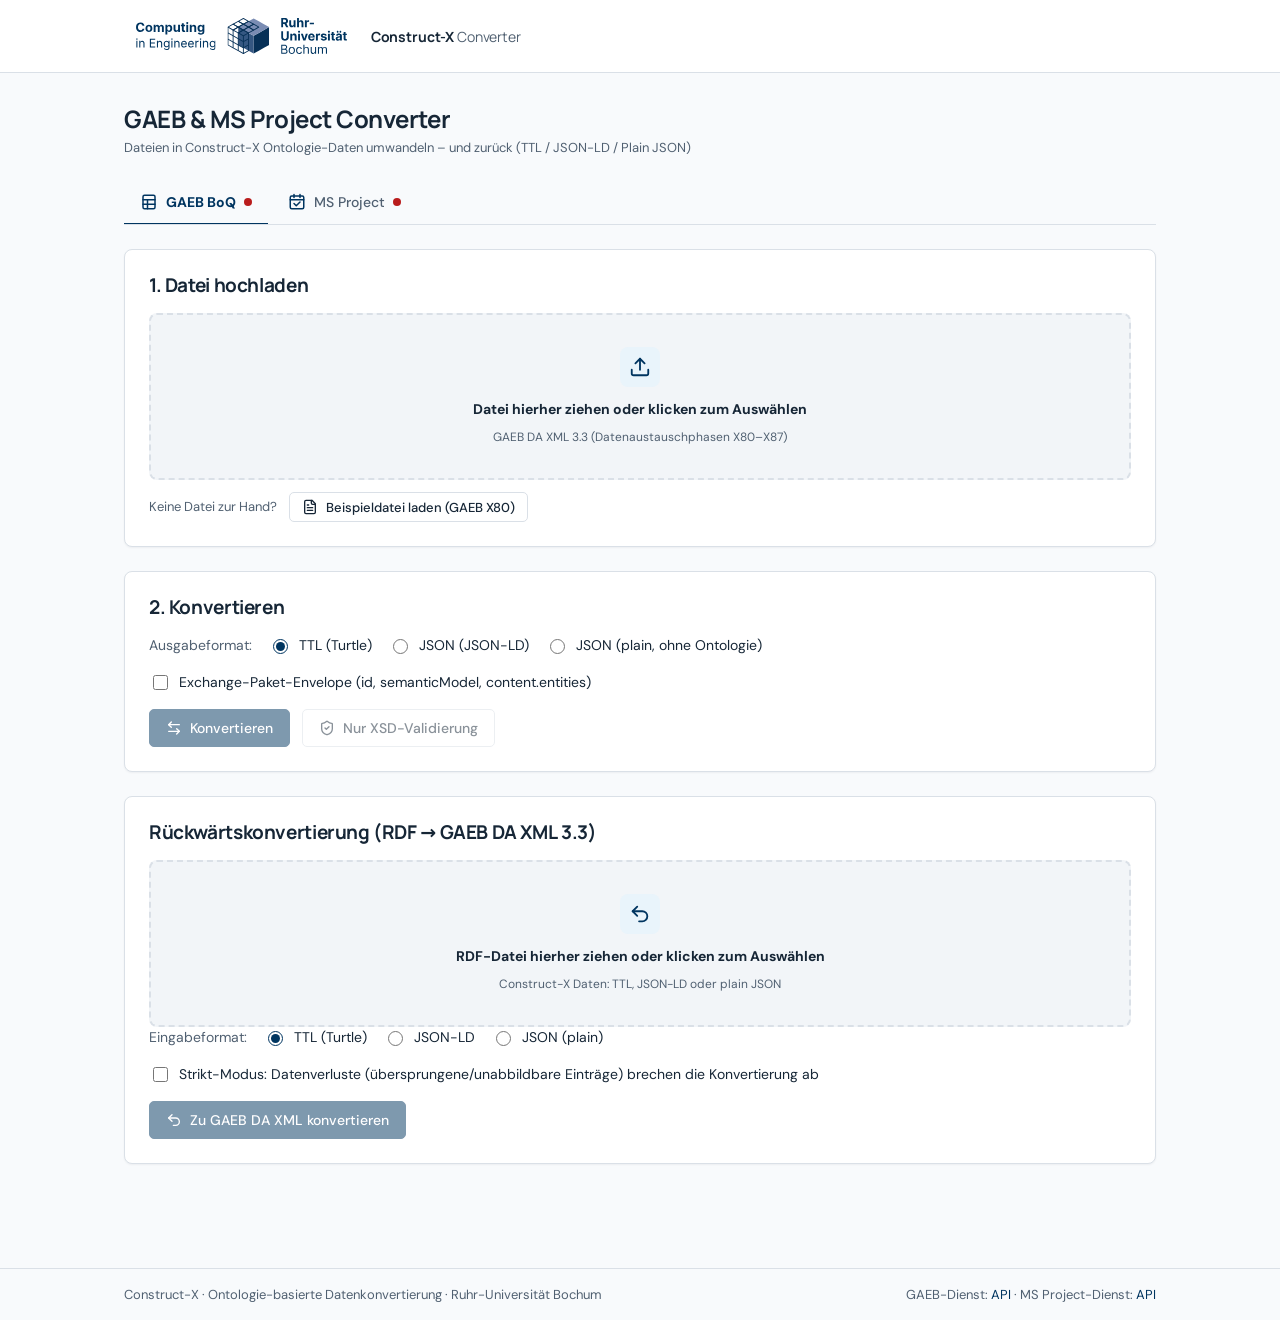
<file: converter-frontend/index.html>
<!DOCTYPE html>
<html lang="de">
<head>
    <meta charset="UTF-8">
    <meta name="viewport" content="width=device-width, initial-scale=1.0">
    <meta name="theme-color" content="#003560">
    <title>Construct-X Converter</title>
    <link rel="stylesheet" href="/design/conx.css?v=5">
    <link rel="stylesheet" href="css/style.css?v=8">
</head>
<body>
<header class="topbar">
    <div class="container">
        <a class="brand" href="/" aria-label="Construct-X Converter Startseite">
            <img class="brand-logo" src="/design/logo.svg" alt="Lehrstuhl Computing in Engineering, Ruhr-Universität Bochum">
            <span class="brand-name">Construct-X <span>Converter</span></span>
        </a>
    </div>
</header>

<main class="container main">
    <h1 class="page-title">GAEB &amp; MS Project Converter</h1>
    <p class="subtitle muted">Dateien in Construct-X Ontologie-Daten umwandeln – und zurück (TTL / JSON-LD / Plain JSON)</p>

    <nav class="tabs" role="tablist">
        <button class="tab active" id="tab-gaeb" role="tab" aria-selected="true" data-tab="gaeb">
            <span class="icon icon-boq" aria-hidden="true"></span>
            GAEB BoQ
            <span class="tab-status" id="status-gaeb"></span>
        </button>
        <button class="tab" id="tab-msproject" role="tab" aria-selected="false" data-tab="msproject">
            <span class="icon icon-schedule" aria-hidden="true"></span>
            MS Project
            <span class="tab-status" id="status-msproject"></span>
        </button>
    </nav>

    <!-- ==================== GAEB TAB ==================== -->
    <div class="tab-panel" id="panel-gaeb">
        <section class="card">
            <h2>1. Datei hochladen</h2>
            <div id="gaeb-dropzone" class="dropzone" tabindex="0">
                <span class="dz-icon" aria-hidden="true">
                    <svg class="ic ic-24" viewBox="0 0 24 24"><path d="M21 15v4a2 2 0 0 1-2 2H5a2 2 0 0 1-2-2v-4"/><polyline points="17 8 12 3 7 8"/><line x1="12" x2="12" y1="3" y2="15"/></svg>
                </span>
                <p class="dz-title"><strong>Datei hierher ziehen</strong> oder klicken zum Auswählen</p>
                <p class="dz-hint">GAEB DA XML 3.3 (Datenaustauschphasen X80–X87)</p>
                <input type="file" id="gaeb-fileInput" accept=".xml,application/xml,text/xml" hidden>
            </div>
            <div class="example-row">
                <span class="muted">Keine Datei zur Hand?</span>
                <button id="gaeb-exampleBtn" class="btn btn-small">
                    <svg class="ic ic-16" viewBox="0 0 24 24"><path d="M15 2H6a2 2 0 0 0-2 2v16a2 2 0 0 0 2 2h12a2 2 0 0 0 2-2V7Z"/><path d="M14 2v4a2 2 0 0 0 2 2h4"/><path d="M10 9H8"/><path d="M16 13H8"/><path d="M16 17H8"/></svg>
                    Beispieldatei laden (GAEB X80)
                </button>
            </div>
            <div id="gaeb-fileInfo" class="file-pill hidden">
                <span class="file-icon" aria-hidden="true">XML</span>
                <span class="file-details">
                    <span class="file-name" id="gaeb-fileName"></span>
                    <span class="file-meta" id="gaeb-fileSize"></span>
                </span>
                <button id="gaeb-removeFile" class="file-remove" type="button" title="Datei entfernen" aria-label="Datei entfernen">
                    <svg class="ic ic-16" viewBox="0 0 24 24"><path d="M18 6 6 18"/><path d="m6 6 12 12"/></svg>
                </button>
            </div>
            <div id="gaeb-preview" class="preview hidden" role="region" aria-label="Dateivorschau">
                <div class="preview-head">
                    <span class="preview-title">
                        <svg class="ic ic-16" viewBox="0 0 24 24"><path d="M2.062 12.348a1 1 0 0 1 0-.696 10.75 10.75 0 0 1 19.876 0 1 1 0 0 1 0 .696 10.75 10.75 0 0 1-19.876 0"/><circle cx="12" cy="12" r="3"/></svg>
                        Vorschau (nur Lesemodus)
                    </span>
                    <span id="gaeb-previewMeta" class="preview-meta"></span>
                </div>
                <pre id="gaeb-previewOutput" class="code" tabindex="0"></pre>
            </div>
            <div id="gaeb-selection" class="selection hidden">
                <div class="selection-head">
                    <span class="selection-title">
                        <svg class="ic ic-16" viewBox="0 0 24 24"><path d="m3 17 2 2 4-4"/><path d="m3 7 2 2 4-4"/><path d="M13 6h8"/><path d="M13 12h8"/><path d="M13 18h8"/></svg>
                        Bauposten-Auswahl (optional)
                    </span>
                    <span class="selection-actions">
                        <button id="gaeb-selectionAllBtn" class="btn btn-small">Alle</button>
                        <button id="gaeb-selectionNoneBtn" class="btn btn-small">Alle abwählen (komplette LV)</button>
                    </span>
                </div>
                <div id="gaeb-selectionStatus" class="selection-status hidden"></div>
                <div id="gaeb-selectionTree" class="selection-tree" role="tree" aria-label="Bauposten-Auswahl"></div>
            </div>
        </section>

        <section class="card">
            <h2>2. Konvertieren</h2>
            <div class="format-row">
                <span class="muted">Ausgabeformat:</span>
                <label class="radio"><input type="radio" name="gaeb-format" value="ttl" checked> TTL (Turtle)</label>
                <label class="radio"><input type="radio" name="gaeb-format" value="json"> JSON (JSON-LD)</label>
                <label class="radio"><input type="radio" name="gaeb-format" value="plainjson"> JSON (plain, ohne Ontologie)</label>
            </div>
            <div class="format-row">
                <label class="radio"><input type="checkbox" id="gaeb-envelope"> Exchange-Paket-Envelope (id, semanticModel, content.entities)</label>
            </div>
            <div class="actions">
                <button id="gaeb-convertBtn" class="btn btn-primary" disabled>
                    <svg class="ic ic-16" viewBox="0 0 24 24"><path d="M8 3 4 7l4 4"/><path d="M4 7h16"/><path d="m16 21 4-4-4-4"/><path d="M20 17H4"/></svg>
                    Konvertieren
                </button>
                <button id="gaeb-validateBtn" class="btn" disabled>
                    <svg class="ic ic-16" viewBox="0 0 24 24"><path d="M20 13c0 5-3.5 7.5-7.66 8.95a1 1 0 0 1-.67-.01C7.5 20.5 4 18 4 13V6a1 1 0 0 1 1-1c2 0 4.5-1.2 6.24-2.72a1.17 1.17 0 0 1 1.52 0C14.51 3.81 17 5 19 5a1 1 0 0 1 1 1z"/><path d="m9 12 2 2 4-4"/></svg>
                    Nur XSD-Validierung
                </button>
            </div>
            <div id="gaeb-status" class="status hidden"></div>
        </section>

        <section class="card hidden" id="gaeb-resultSection">
            <h2>3. Ergebnis</h2>
            <div class="result-meta">
                <span id="gaeb-resultMeta" class="muted"></span>
                <button id="gaeb-downloadBtn" class="btn btn-secondary btn-small">
                    <svg class="ic ic-16" viewBox="0 0 24 24"><path d="M21 15v4a2 2 0 0 1-2 2H5a2 2 0 0 1-2-2v-4"/><polyline points="7 10 12 15 17 10"/><line x1="12" x2="12" y1="15" y2="3"/></svg>
                    Datei herunterladen
                </button>
            </div>
            <pre id="gaeb-resultOutput" class="code" data-lang="ttl" tabindex="0" aria-label="Konvertiertes Ergebnis"></pre>
        </section>

        <section class="card hidden" id="gaeb-errorSection">
            <h2>Fehler</h2>
            <div id="gaeb-errorOutput" class="error-output"></div>
        </section>

        <section class="card">
            <h2>Rückwärtskonvertierung (RDF → GAEB DA XML 3.3)</h2>
            <div id="gaeb-rev-dropzone" class="dropzone" tabindex="0">
                <span class="dz-icon" aria-hidden="true">
                    <svg class="ic ic-24" viewBox="0 0 24 24"><path d="M9 14 4 9l5-5"/><path d="M4 9h10.5a5.5 5.5 0 0 1 5.5 5.5a5.5 5.5 0 0 1-5.5 5.5H11"/></svg>
                </span>
                <p class="dz-title"><strong>RDF-Datei hierher ziehen</strong> oder klicken zum Auswählen</p>
                <p class="dz-hint">Construct-X Daten: TTL, JSON-LD oder plain JSON</p>
                <input type="file" id="gaeb-rev-fileInput" accept=".ttl,.json,.jsonld,text/turtle,application/ld+json,application/json,text/plain" hidden>
            </div>
            <div id="gaeb-rev-fileInfo" class="file-pill hidden">
                <span class="file-icon" aria-hidden="true">RDF</span>
                <span class="file-details">
                    <span class="file-name" id="gaeb-rev-fileName"></span>
                    <span class="file-meta" id="gaeb-rev-fileSize"></span>
                </span>
                <button id="gaeb-rev-removeFile" class="file-remove" type="button" title="Datei entfernen" aria-label="Datei entfernen">
                    <svg class="ic ic-16" viewBox="0 0 24 24"><path d="M18 6 6 18"/><path d="m6 6 12 12"/></svg>
                </button>
            </div>
            <div class="format-row">
                <span class="muted">Eingabeformat:</span>
                <label class="radio"><input type="radio" name="gaeb-rev-format" value="ttl" checked> TTL (Turtle)</label>
                <label class="radio"><input type="radio" name="gaeb-rev-format" value="jsonld"> JSON-LD</label>
                <label class="radio"><input type="radio" name="gaeb-rev-format" value="plainjson"> JSON (plain)</label>
            </div>
            <div class="format-row">
                <label class="radio"><input type="checkbox" id="gaeb-rev-strict"> Strikt-Modus: Datenverluste (übersprungene/unabbildbare Einträge) brechen die Konvertierung ab</label>
            </div>
            <div class="actions">
                <button id="gaeb-rev-convertBtn" class="btn btn-primary" disabled>
                    <svg class="ic ic-16" viewBox="0 0 24 24"><path d="M9 14 4 9l5-5"/><path d="M4 9h10.5a5.5 5.5 0 0 1 5.5 5.5a5.5 5.5 0 0 1-5.5 5.5H11"/></svg>
                    Zu GAEB DA XML konvertieren
                </button>
            </div>
            <div id="gaeb-rev-status" class="status hidden"></div>
        </section>

        <section class="card hidden" id="gaeb-rev-resultSection">
            <h2>Ergebnis</h2>
            <div class="result-meta">
                <span id="gaeb-rev-resultMeta" class="muted"></span>
                <button id="gaeb-rev-downloadBtn" class="btn btn-secondary btn-small">
                    <svg class="ic ic-16" viewBox="0 0 24 24"><path d="M21 15v4a2 2 0 0 1-2 2H5a2 2 0 0 1-2-2v-4"/><polyline points="7 10 12 15 17 10"/><line x1="12" x2="12" y1="15" y2="3"/></svg>
                    Datei herunterladen
                </button>
            </div>
            <div id="gaeb-rev-warnings" class="warnings hidden"></div>
            <pre id="gaeb-rev-resultOutput" class="code" data-lang="xml" tabindex="0" aria-label="Generiertes GAEB XML"></pre>
        </section>

        <section class="card hidden" id="gaeb-rev-errorSection">
            <h2>Fehler</h2>
            <div id="gaeb-rev-errorOutput" class="error-output"></div>
        </section>
    </div>

    <!-- ==================== MS PROJECT TAB ==================== -->
    <div class="tab-panel hidden" id="panel-msproject">
        <section class="card">
            <h2>1. Datei hochladen</h2>
            <div id="ms-dropzone" class="dropzone" tabindex="0">
                <span class="dz-icon" aria-hidden="true">
                    <svg class="ic ic-24" viewBox="0 0 24 24"><path d="M21 15v4a2 2 0 0 1-2 2H5a2 2 0 0 1-2-2v-4"/><polyline points="17 8 12 3 7 8"/><line x1="12" x2="12" y1="3" y2="15"/></svg>
                </span>
                <p class="dz-title"><strong>Datei hierher ziehen</strong> oder klicken zum Auswählen</p>
                <p class="dz-hint">MS Project XML (2016 / 2019 / 2021 / 2024)</p>
                <input type="file" id="ms-fileInput" accept=".xml,application/xml,text/xml" hidden>
            </div>
            <div class="example-row">
                <span class="muted">Keine Datei zur Hand?</span>
                <button id="ms-exampleBtn" class="btn btn-small">
                    <svg class="ic ic-16" viewBox="0 0 24 24"><path d="M15 2H6a2 2 0 0 0-2 2v16a2 2 0 0 0 2 2h12a2 2 0 0 0 2-2V7Z"/><path d="M14 2v4a2 2 0 0 0 2 2h4"/><path d="M10 9H8"/><path d="M16 13H8"/><path d="M16 17H8"/></svg>
                    Beispieldatei laden (MS Project)
                </button>
            </div>
            <div id="ms-fileInfo" class="file-pill hidden">
                <span class="file-icon" aria-hidden="true">XML</span>
                <span class="file-details">
                    <span class="file-name" id="ms-fileName"></span>
                    <span class="file-meta" id="ms-fileSize"></span>
                </span>
                <button id="ms-removeFile" class="file-remove" type="button" title="Datei entfernen" aria-label="Datei entfernen">
                    <svg class="ic ic-16" viewBox="0 0 24 24"><path d="M18 6 6 18"/><path d="m6 6 12 12"/></svg>
                </button>
            </div>
            <div id="ms-preview" class="preview hidden" role="region" aria-label="Dateivorschau">
                <div class="preview-head">
                    <span class="preview-title">
                        <svg class="ic ic-16" viewBox="0 0 24 24"><path d="M2.062 12.348a1 1 0 0 1 0-.696 10.75 10.75 0 0 1 19.876 0 1 1 0 0 1 0 .696 10.75 10.75 0 0 1-19.876 0"/><circle cx="12" cy="12" r="3"/></svg>
                        Vorschau (nur Lesemodus)
                    </span>
                    <span id="ms-previewMeta" class="preview-meta"></span>
                </div>
                <pre id="ms-previewOutput" class="code" tabindex="0"></pre>
            </div>
        </section>

        <section class="card">
            <h2>2. Konvertieren</h2>
            <div class="format-row">
                <span class="muted">Ausgabeformat:</span>
                <label class="radio"><input type="radio" name="ms-format" value="ttl" checked> TTL (Turtle)</label>
                <label class="radio"><input type="radio" name="ms-format" value="json"> JSON (JSON-LD)</label>
                <label class="radio"><input type="radio" name="ms-format" value="plainjson"> JSON (plain, ohne Ontologie)</label>
            </div>
            <div class="format-row">
                <label class="radio"><input type="checkbox" id="ms-envelope"> Exchange-Paket-Envelope (id, semanticModel, content.entities)</label>
            </div>
            <div class="format-row">
                <span class="muted">Planart (scheduleType):</span>
                <select id="ms-scheduleType" class="select" style="max-width: 320px">
                    <option value="RoughNetwork" selected>Grobterminplan (RoughNetwork)</option>
                    <option value="DetailedNetwork">Feinterminplan (DetailedNetwork)</option>
                    <option value="TotalNetwork">Gesamtplan (TotalNetwork)</option>
                    <option value="FrameNetwork">Rahmenplan (FrameNetwork)</option>
                    <option value="PartialNetwork">Teilplan (PartialNetwork)</option>
                    <option value="MilestoneNetwork">Meilensteinplan (MilestoneNetwork)</option>
                    <option value="StandardNetwork">Standardplan (StandardNetwork)</option>
                </select>
            </div>
            <div class="actions">
                <button id="ms-convertBtn" class="btn btn-primary" disabled>
                    <svg class="ic ic-16" viewBox="0 0 24 24"><path d="M8 3 4 7l4 4"/><path d="M4 7h16"/><path d="m16 21 4-4-4-4"/><path d="M20 17H4"/></svg>
                    Konvertieren
                </button>
                <button id="ms-validateBtn" class="btn" disabled>
                    <svg class="ic ic-16" viewBox="0 0 24 24"><path d="M20 13c0 5-3.5 7.5-7.66 8.95a1 1 0 0 1-.67-.01C7.5 20.5 4 18 4 13V6a1 1 0 0 1 1-1c2 0 4.5-1.2 6.24-2.72a1.17 1.17 0 0 1 1.52 0C14.51 3.81 17 5 19 5a1 1 0 0 1 1 1z"/><path d="m9 12 2 2 4-4"/></svg>
                    SHACL-Validierung
                </button>
            </div>
            <div id="ms-status" class="status hidden"></div>
        </section>

        <section class="card hidden" id="ms-resultSection">
            <h2>3. Ergebnis</h2>
            <div class="result-meta">
                <span id="ms-resultMeta" class="muted"></span>
                <button id="ms-downloadBtn" class="btn btn-secondary btn-small">
                    <svg class="ic ic-16" viewBox="0 0 24 24"><path d="M21 15v4a2 2 0 0 1-2 2H5a2 2 0 0 1-2-2v-4"/><polyline points="7 10 12 15 17 10"/><line x1="12" x2="12" y1="15" y2="3"/></svg>
                    Datei herunterladen
                </button>
            </div>
            <pre id="ms-resultOutput" class="code" data-lang="ttl" tabindex="0" aria-label="Konvertiertes Ergebnis"></pre>
        </section>

        <section class="card hidden" id="ms-errorSection">
            <h2>Fehler</h2>
            <div id="ms-errorOutput" class="error-output"></div>
        </section>

        <section class="card">
            <h2>Rückwärtskonvertierung (RDF → MS Project XML)</h2>
            <div id="ms-rev-dropzone" class="dropzone" tabindex="0">
                <span class="dz-icon" aria-hidden="true">
                    <svg class="ic ic-24" viewBox="0 0 24 24"><path d="M9 14 4 9l5-5"/><path d="M4 9h10.5a5.5 5.5 0 0 1 5.5 5.5a5.5 5.5 0 0 1-5.5 5.5H11"/></svg>
                </span>
                <p class="dz-title"><strong>RDF-Datei hierher ziehen</strong> oder klicken zum Auswählen</p>
                <p class="dz-hint">Construct-X construction-schedule Daten: TTL, JSON-LD oder plain JSON</p>
                <input type="file" id="ms-rev-fileInput" accept=".ttl,.json,.jsonld,text/turtle,application/ld+json,application/json,text/plain" hidden>
            </div>
            <div id="ms-rev-fileInfo" class="file-pill hidden">
                <span class="file-icon" aria-hidden="true">RDF</span>
                <span class="file-details">
                    <span class="file-name" id="ms-rev-fileName"></span>
                    <span class="file-meta" id="ms-rev-fileSize"></span>
                </span>
                <button id="ms-rev-removeFile" class="file-remove" type="button" title="Datei entfernen" aria-label="Datei entfernen">
                    <svg class="ic ic-16" viewBox="0 0 24 24"><path d="M18 6 6 18"/><path d="m6 6 12 12"/></svg>
                </button>
            </div>
            <div class="format-row">
                <span class="muted">Eingabeformat:</span>
                <label class="radio"><input type="radio" name="ms-rev-format" value="ttl" checked> TTL (Turtle)</label>
                <label class="radio"><input type="radio" name="ms-rev-format" value="jsonld"> JSON-LD</label>
                <label class="radio"><input type="radio" name="ms-rev-format" value="plainjson"> JSON (plain)</label>
            </div>
            <div class="format-row">
                <label class="radio"><input type="checkbox" id="ms-rev-strict"> Strikt-Modus: Datenverluste (übersprungene/unabbildbare Einträge) brechen die Konvertierung ab</label>
            </div>
            <div class="actions">
                <button id="ms-rev-convertBtn" class="btn btn-primary" disabled>
                    <svg class="ic ic-16" viewBox="0 0 24 24"><path d="M9 14 4 9l5-5"/><path d="M4 9h10.5a5.5 5.5 0 0 1 5.5 5.5a5.5 5.5 0 0 1-5.5 5.5H11"/></svg>
                    Zu MS Project XML konvertieren
                </button>
            </div>
            <div id="ms-rev-status" class="status hidden"></div>
        </section>

        <section class="card hidden" id="ms-rev-resultSection">
            <h2>Ergebnis</h2>
            <div class="result-meta">
                <span id="ms-rev-resultMeta" class="muted"></span>
                <button id="ms-rev-downloadBtn" class="btn btn-secondary btn-small">
                    <svg class="ic ic-16" viewBox="0 0 24 24"><path d="M21 15v4a2 2 0 0 1-2 2H5a2 2 0 0 1-2-2v-4"/><polyline points="7 10 12 15 17 10"/><line x1="12" x2="12" y1="15" y2="3"/></svg>
                    Datei herunterladen
                </button>
            </div>
            <div id="ms-rev-warnings" class="warnings hidden"></div>
            <pre id="ms-rev-resultOutput" class="code" data-lang="xml" tabindex="0" aria-label="Generiertes MS Project XML"></pre>
        </section>

        <section class="card hidden" id="ms-rev-errorSection">
            <h2>Fehler</h2>
            <div id="ms-rev-errorOutput" class="error-output"></div>
        </section>
    </div>
</main>

<footer class="footer">
    <div class="container">
        <span>Construct-X · Ontologie-basierte Datenkonvertierung · Ruhr-Universität Bochum</span>
        <span>
            GAEB-Dienst: <a href="http://localhost:8081/api/v1/converters" target="_blank" rel="noopener">API</a> ·
            MS Project-Dienst: <a href="http://localhost:8085/api/v1/converters" target="_blank" rel="noopener">API</a>
        </span>
    </div>
</footer>

<script src="js/highlight.js?v=2"></script>
<script src="js/app.js?v=8"></script>
</body>
</html>
</file>
<file: design/conx.css>
/* ============================================================================
   Construct-X Shared UI — conx.css
   Stand: 2026-11-06
   ----------------------------------------------------------------------------
   DIE übertragbare Design-Schicht für alle Construct-X-Frontends.
   Jedes Frontend bindet genau eine Datei ein (vor seiner lokalen layout.css):

       <link rel="stylesheet" href="/design/conx.css?v=N">

   conx.css importiert die Tokens und definiert die gemeinsamen Komponenten.
   Lokale Stylesheets der Frontends tragen NUR noch das Frontend-spezifische
   Layout (Spalten, Abstände, Seitentitel) — keine neuen Farben/Fonts/Radien.

   Regeln:
   - Einheitliches Erscheinungsbild: alle Werte aus tokens.css (Single Source).
   - Einheitliche Klassennamen: siehe GUIDELINE.md §6 (Kopieren für neue Apps).
   - JS-States bleiben stabil: .active .hidden .dragover .up .down
     .online .offline .info .success .error .warning
   ============================================================================ */
@import url("tokens.css?v=4");

/* ==== Basis ================================================================= */
*, *::before, *::after { box-sizing: border-box; }

html { -webkit-text-size-adjust: 100%; }

body {
    margin: 0;
    min-height: 100vh;
    background: var(--bg);
    color: var(--text);
    font-family: var(--font-body);
    font-size: var(--text-md);
    line-height: var(--leading);
    -webkit-font-smoothing: antialiased;
    text-rendering: optimizeLegibility;
}

h1, h2, h3, h4 {
    font-family: var(--font-display);
    font-weight: 700;
    line-height: var(--leading-tight);
    letter-spacing: -0.02em;
    margin: 0;
}

p { margin: 0; }

a { color: var(--primary); text-decoration: none; }
a:hover { text-decoration: underline; }

code, pre, kbd { font-family: var(--font-mono); }

/* Zahlen/IDs tabellarisch, wenn verglichen (guidelines §4) */
.tnum, .mono, .file-meta, .preview-meta, .result-summary, .tab-status-count {
    font-variant-numeric: tabular-nums;
}

/* Fokus — sichtbar, überall (guidelines §8) */
:focus-visible {
    outline: var(--focus-ring);
    outline-offset: 2px;
    border-radius: 2px;
}

/* ==== Utilities ============================================================== */
.muted    { color: var(--muted); }
.hidden   { display: none !important; }
.eyebrow  {
    font-family: var(--font-mono);
    font-size: var(--text-xs);
    font-weight: 500;
    letter-spacing: 0.14em;
    text-transform: uppercase;
    color: var(--muted);
    margin: 0 0 var(--space-2);
}
.container { max-width: 1080px; margin: 0 auto; padding: 0 var(--space-6); }
.text-right { text-align: right; }

/* ==== Topbar / Brand ======================================================== */
.topbar {
    position: sticky;
    top: 0;
    z-index: 10;
    background: var(--surface);
    border-bottom: 1px solid var(--border);
}
.topbar .container {
    display: flex;
    align-items: center;
    justify-content: space-between;
    gap: var(--space-4);
    height: 72px;
    padding: 0 var(--space-6);
}
.brand {
    display: inline-flex;
    align-items: center;
    gap: var(--space-3);
    color: var(--text);
    min-width: 0;
}
.brand:hover { text-decoration: none; }
/* Logo: Lehrstuhl-Lockup (Würfel ≥ 36 px → Datei 60 px hoch, GUIDELINE.md §7) */
.brand-logo {
    height: var(--logo-lockup-h);
    width: auto;
    flex: 0 0 auto;
    display: block;
}
.brand-name {
    font-family: var(--font-display);
    font-weight: 700;
    font-size: var(--text-md);
    letter-spacing: -0.01em;
    white-space: nowrap;
}
.brand-name span { font-weight: 400; color: var(--muted); }

/* Status-Dot (Service-State) — Farbe + Text, nie Farbe allein (§8) */
.topbar-status {
    display: inline-flex;
    align-items: center;
    gap: var(--space-2);
    color: var(--muted);
    font-size: var(--text-sm);
    white-space: nowrap;
}
.state-dot {
    width: 9px; height: 9px;
    border-radius: 50%;
    background: var(--pending);
    box-shadow: 0 0 0 3px var(--pending-soft);
    flex: 0 0 auto;
}
.state-dot.online  { background: var(--success); box-shadow: 0 0 0 3px var(--success-soft); }
.state-dot.offline { background: var(--error);   box-shadow: 0 0 0 3px var(--error-soft); }

/* ==== Tabs ================================================================== */
.tabs {
    display: flex;
    gap: var(--space-1);
    border-bottom: 1px solid var(--border);
    overflow-x: auto;
}
.tab {
    appearance: none;
    border: 0;
    background: transparent;
    display: inline-flex;
    align-items: center;
    gap: var(--space-2);
    padding: var(--space-3) var(--space-4);
    font-family: var(--font-body);
    font-size: var(--text-md);
    font-weight: 500;
    color: var(--muted);
    cursor: pointer;
    border-bottom: 2px solid transparent;
    margin-bottom: -1px;
    transition: color .15s, border-color .15s;
    white-space: nowrap;
}
.tab:hover { color: var(--text); }
.tab.active {
    color: var(--primary);
    border-bottom-color: var(--primary);
    font-weight: 700;
}
/* kleiner Status-Punkt in Tabs */
.tab-status {
    width: 8px; height: 8px;
    border-radius: 50%;
    background: var(--border);
    display: inline-block;
    flex: 0 0 auto;
}
.tab-status.up   { background: var(--success); }
.tab-status.down { background: var(--error); }

/* ==== Card ================================================================== */
.card {
    background: var(--surface);
    border: 1px solid var(--border);
    border-radius: var(--radius);
    padding: var(--space-6);
    margin-bottom: var(--space-6);
    box-shadow: var(--shadow-sm);
}
.card > h2 {
    font-size: var(--text-lg);
    color: var(--text);
    margin-bottom: var(--space-4);
}
.card-title {
    font-size: var(--text-lg);
    font-weight: 700;
    margin-bottom: var(--space-4);
}

/* Schritt-Kopf mit Nummernkreis (RDF-Studio) */
.step { display: flex; align-items: flex-start; gap: var(--space-3); }
.step-num {
    width: 24px; height: 24px; flex: 0 0 24px;
    display: grid; place-items: center;
    border-radius: 50%;
    background: var(--selection);
    color: var(--primary);
    font-family: var(--font-mono);
    font-size: var(--text-xs);
    font-weight: 500;
    margin-top: 2px;
}
.step h2 { font-size: var(--text-md); font-weight: 700; margin-bottom: 2px; }
.step p  { color: var(--muted); font-size: var(--text-sm); }

/* ==== Dropzone ============================================================== */
.dropzone {
    border: 2px dashed var(--border);
    border-radius: var(--radius);
    background: var(--surface-muted);
    padding: var(--space-8) var(--space-6);
    text-align: center;
    cursor: pointer;
    transition: border-color .15s, background .15s;
    display: block;
}
.dropzone:hover,
.dropzone.dragover {
    border-color: var(--primary);
    background: var(--primary-tint);
}
.dz-icon {
    width: 40px; height: 40px;
    margin: 0 auto var(--space-3);
    display: grid; place-items: center;
    border-radius: var(--radius);
    background: var(--selection);
    color: var(--primary);
}
.dz-icon svg { width: 22px; height: 22px; }
.dz-title { font-weight: 700; font-size: var(--text-md); }
.dz-title u { color: var(--primary); text-underline-offset: 3px; }
.dz-hint  { color: var(--muted); font-size: var(--text-xs); margin-top: var(--space-2); }

/* ==== File-Pill (ausgewählte Datei) ======================================== */
.file-pill {
    display: flex;
    align-items: center;
    gap: var(--space-3);
    padding: var(--space-2) var(--space-3);
    border: 1px solid var(--border);
    border-radius: var(--radius-sm);
    background: var(--surface);
    margin-top: var(--space-3);
}
.file-icon {
    width: 34px; height: 34px; flex: 0 0 34px;
    display: grid; place-items: center;
    border-radius: var(--radius-xs);
    background: var(--selection);
    color: var(--primary);
    font-family: var(--font-mono);
    font-size: 10px;
    font-weight: 500;
}
.file-icon svg { width: 18px; height: 18px; }
.file-details { min-width: 0; flex: 1; display: grid; gap: 2px; }
.file-name {
    font-weight: 700; font-size: var(--text-sm);
    overflow: hidden; text-overflow: ellipsis; white-space: nowrap;
}
.file-meta { color: var(--muted); font-size: var(--text-xs); }
.file-remove {
    border: 0; background: none; cursor: pointer;
    color: var(--muted);
    width: 28px; height: 28px;
    display: grid; place-items: center;
    border-radius: var(--radius-xs);
    font-size: 18px; line-height: 1;
}
.file-remove:hover { background: var(--surface-muted); color: var(--error); }

/* ==== Formulare ============================================================== */
.field { display: grid; gap: var(--space-1); min-width: 0; }
.field-label {
    font-size: var(--text-xs);
    font-weight: 700;
    color: var(--muted);
    text-transform: uppercase;
    letter-spacing: 0.04em;
}
.select,
input[type="text"],
input[type="search"] {
    width: 100%;
    height: 38px;
    padding: 0 var(--space-3);
    border: 1px solid var(--border);
    border-radius: var(--radius-sm);
    background: var(--surface);
    color: var(--text);
    font-family: var(--font-body);
    font-size: var(--text-md);
}
.select:focus, input:focus { border-color: var(--primary); }
/* einfarbige Radio/Checkbox in Primärfarbe */
input[type="radio"], input[type="checkbox"] { accent-color: var(--primary); width: 15px; height: 15px; }
.radio {
    display: inline-flex;
    align-items: center;
    gap: var(--space-2);
    cursor: pointer;
    font-size: var(--text-md);
}
.format-row {
    display: flex;
    align-items: center;
    gap: var(--space-4);
    flex-wrap: wrap;
    margin-bottom: var(--space-4);
    font-size: var(--text-md);
}

/* ==== Buttons ================================================================ */
.btn {
    appearance: none;
    display: inline-flex;
    align-items: center;
    justify-content: center;
    gap: var(--space-2);
    border: 1px solid var(--border);
    background: var(--surface);
    color: var(--text);
    padding: 0 var(--space-4);
    height: 38px;
    border-radius: var(--radius-sm);
    font-family: var(--font-body);
    font-size: var(--text-md);
    font-weight: 500;
    cursor: pointer;
    transition: background .15s, border-color .15s, color .15s;
    white-space: nowrap;
}
.btn:hover:not(:disabled) { background: var(--surface-muted); }
.btn:disabled { opacity: 0.5; cursor: not-allowed; }
.btn svg { width: 16px; height: 16px; }

.btn-primary {
    background: var(--primary);
    border-color: var(--primary);
    color: var(--primary-contrast);
}
.btn-primary:hover:not(:disabled) { background: var(--primary-hover); border-color: var(--primary-hover); }

.btn-secondary {
    background: var(--surface);
    border-color: var(--primary);
    color: var(--primary);
}
.btn-secondary:hover:not(:disabled) { background: var(--selection); }

.btn-small { height: 30px; padding: 0 var(--space-3); font-size: var(--text-sm); }
.btn-block { width: 100%; }
.btn .arrow { margin-left: auto; font-size: 18px; line-height: 1; }

.actions { display: flex; gap: var(--space-3); flex-wrap: wrap; align-items: center; }

/* große Lauf-Aktion (RDF-Studio) */
.run-button {
    width: 100%;
    min-height: 46px;
    display: flex; align-items: center; gap: var(--space-3);
    border: 0; border-radius: var(--radius-sm);
    background: var(--primary); color: var(--primary-contrast);
    font-family: var(--font-display);
    font-size: var(--text-md); font-weight: 700;
    cursor: pointer;
    transition: background .15s;
}
.run-button:hover:not(:disabled) { background: var(--primary-hover); }
.run-button:disabled { opacity: 0.5; cursor: not-allowed; }
.run-button .run-icon { font-size: 18px; }

/* ==== Status-Meldungen ======================================================= */
/* Basis = Info (Standardzustand, z. B. "…wird verarbeitet") */
.status {
    padding: var(--space-3) var(--space-4);
    border-radius: var(--radius-sm);
    font-size: var(--text-sm);
    line-height: 1.5;
    margin-top: var(--space-4);
    border: 1px solid #cfe3f2;
    background: var(--info-soft);
    color: var(--info);
    display: flex;
    gap: var(--space-2);
    align-items: flex-start;
}
/* Symbol zusätzlich zur Farbe — nie nur Farbe (GUIDELINE.md §8) */
.status::before {
    content: "i";
    font-family: var(--font-mono);
    font-weight: 700;
    flex: 0 0 auto;
}
.status.info { /* explizit, wie die Basis */ }
.status.success { background: var(--success-soft); color: var(--success); border-color: #bfe3c9; }
.status.success::before { content: "✓"; }
.status.error   { background: var(--error-soft);   color: var(--error);   border-color: var(--error-border); }
.status.error::before   { content: "!"; }
.status.warning { background: var(--warning-soft); color: var(--warning); border-color: var(--warning-border); }
.status.warning::before { content: "!"; }

/* Rückwärtskonvertierungs-Warnungen */
.warnings {
    padding: var(--space-3) var(--space-4);
    background: var(--warning-soft);
    border: 1px solid var(--warning-border);
    border-radius: var(--radius-sm);
    font-size: var(--text-sm);
    color: var(--warning);
    margin-bottom: var(--space-4);
}
.warnings ul { margin: var(--space-2) 0 0; padding-left: 1.2rem; }
.warnings li { margin-bottom: var(--space-1); }

/* ==== Ergebnis =============================================================== */
.result-meta {
    display: flex;
    justify-content: space-between;
    align-items: center;
    gap: var(--space-3);
    flex-wrap: wrap;
    margin-bottom: var(--space-3);
}
.result-summary { color: var(--muted); font-size: var(--text-sm); line-height: 1.6; margin-top: var(--space-2); }

/* ==== Code-Panel (dunkel, read-only) ======================================= */
.code, .result-output.code {
    background: var(--code-bg);
    color: var(--code-fg);
    font-family: var(--font-mono);
    font-size: 13px;
    line-height: 1.6;
    padding: var(--space-4);
    border-radius: var(--radius);
    max-height: 520px;
    overflow: auto;
    white-space: pre-wrap;
    word-break: break-word;
    tab-size: 2;
}
.result-output:not(.code) {
    background: var(--code-bg);
    color: var(--code-fg);
    padding: var(--space-4);
    border-radius: var(--radius);
    font-size: 13px;
    max-height: 480px;
    overflow: auto;
    white-space: pre-wrap;
    word-break: break-word;
}
.code:focus-visible, .result-output:focus-visible { outline-offset: -2px; }

.code .hl-line { display: block; white-space: pre; word-break: normal; border-left: 2px solid transparent; }
.hl-ln {
    display: inline-block;
    min-width: 2.6em;
    margin-right: 1em;
    text-align: right;
    color: var(--code-gutter);
    user-select: none;
    -webkit-user-select: none;
}
.hl-code { user-select: text; }

/* Syntax-Palette (Werte aus tokens.css) */
.hl-keyword, .hl-directive { color: var(--hl-keyword); }
.hl-directive { font-style: italic; }
.hl-attr, .hl-name, .hl-key { color: var(--hl-attr); }
.hl-tag { color: var(--hl-tag); }
.hl-string { color: var(--hl-string); }
.hl-uri, .hl-prefix { color: var(--hl-uri); }
.hl-number { color: var(--hl-number); }
.hl-comment, .hl-pi { color: var(--hl-comment); }
.hl-cdata { color: var(--hl-cdata); font-style: italic; }
.hl-entity, .hl-decl { color: var(--hl-entity); }
.hl-blank { color: var(--hl-blank); }
.hl-punct { color: var(--hl-punct); }

/* ==== Fehler-Output ========================================================== */
.error-output {
    background: var(--error-soft);
    color: var(--error);
    border: 1px solid var(--error-border);
    padding: var(--space-4);
    border-radius: var(--radius-sm);
    font-size: var(--text-sm);
    max-height: 360px;
    overflow: auto;
}
.error-output li { margin-bottom: var(--space-1); }

/* ==== SHACL-Bericht (RDF-Studio) =========================================== */
.report-list { display: grid; gap: var(--space-2); margin-top: var(--space-4); }
.report-item {
    padding: var(--space-3);
    border: 1px solid var(--error-border);
    border-radius: var(--radius-sm);
    background: var(--error-soft);
}
.report-item strong {
    display: block;
    margin-bottom: var(--space-1);
    color: var(--error);
    font-family: var(--font-mono);
    font-size: var(--text-xs);
    font-weight: 500;
}
.report-item p { color: var(--text); font-size: var(--text-sm); line-height: 1.5; overflow-wrap: anywhere; }

/* expandierbare Vorschau */
.preview-details { margin-top: var(--space-4); color: var(--primary); font-size: var(--text-sm); cursor: pointer; }
.preview-details pre {
    max-height: 360px; overflow: auto;
    margin: var(--space-3) 0 0;
    padding: var(--space-4);
    border-radius: var(--radius-sm);
    background: var(--surface-muted);
    color: var(--text);
    font-family: var(--font-mono);
    font-size: 12px;
    line-height: 1.6;
    white-space: pre-wrap;
    overflow-wrap: anywhere;
}

/* Datei-Vorschau (Converter) */
.preview { margin-top: var(--space-4); }
.preview-head {
    display: flex;
    justify-content: space-between;
    align-items: baseline;
    gap: var(--space-3);
    flex-wrap: wrap;
    margin-bottom: var(--space-2);
}
.preview-title { font-weight: 700; font-size: var(--text-sm); color: var(--primary); }
.preview-meta  { color: var(--muted); font-size: var(--text-xs); }

/* ==== Domain-Icons =========================================================== */
.icon {
    display: inline-block;
    width: 18px; height: 18px;
    background: var(--icon, none) center / contain no-repeat;
    flex: 0 0 auto;
    vertical-align: middle;
}
.icon-16 { width: 16px; height: 16px; }
.icon-24 { width: 24px; height: 24px; }
/* Domain-Icon-Shortcuts (Werte aus tokens.css) */
.icon-boq      { --icon: var(--icon-dom-boq); }
.icon-schedule { --icon: var(--icon-dom-schedule); }
.icon-progress { --icon: var(--icon-dom-progress); }
.icon-site     { --icon: var(--icon-dom-site); }
.icon-delivery { --icon: var(--icon-dom-delivery); }

/* Inline-SVG-Icons (Lucide) erben die Textfarbe */
.ic { width: 18px; height: 18px; stroke: currentColor; fill: none; stroke-width: 2; stroke-linecap: round; stroke-linejoin: round; flex: 0 0 auto; vertical-align: middle; }
.ic-16 { width: 16px; height: 16px; }
.ic-24 { width: 24px; height: 24px; }

/* ==== Footer ================================================================= */
.footer {
    border-top: 1px solid var(--border);
    padding: var(--space-4) 0;
    color: var(--muted);
    font-size: var(--text-sm);
    text-align: center;
    margin-top: var(--space-8);
}
.footer a { color: var(--primary); }
.footer .container { display: flex; justify-content: space-between; gap: var(--space-3); flex-wrap: wrap; text-align: left; }

/* ==== Barrierefreiheit / Motion ============================================ */
@media (prefers-reduced-motion: reduce) {
    *, *::before, *::after {
        animation-duration: 0.01ms !important;
        animation-iteration-count: 1 !important;
        transition-duration: 0.01ms !important;
    }
}

/* ==== Responsive (Basis) ===================================================== */
@media (max-width: 640px) {
    .container { padding: 0 var(--space-4); }
    .topbar .container { height: auto; min-height: 64px; padding: var(--space-2) var(--space-4); flex-wrap: wrap; }
    /* Mobile-Ausnahme: Lockup 48 px (Würfel 29 px), damit Brand + Name
       nebeneinander passen (GUIDELINE.md §7). */
    .brand-logo { height: 48px; }
    .card { padding: var(--space-4); }
    .code, .result-output.code { font-size: 12px; max-height: 400px; }
    .actions { width: 100%; }
    .btn-block, .run-button { width: 100%; }
}
/* ≤ 374 px (kleine Smartphones, z. B. 320/360 px): kurzer Brand-Name —
   nur „Construct-X", App-Variante weglassen; Logo 44 px. Die volle Topbar
   braucht ~365 px, daher kompakt nur unterhalb (GUIDELINE.md §7). */
@media (max-width: 374px) {
    .brand-logo { height: 44px; }
    .brand-name span { display: none; }
}
</file>
<file: converter-frontend/css/style.css>
/* ============================================================================
   Converter-Frontend — lokales Layout-CSS (nur Frontend-spezifisch)
   Alle Farben/Fonts/Radien/Komponenten: design/conx.css (GUIDELINE.md §2).
   ============================================================================ */

/* Seitenspalte */
.main {
    padding-top: var(--space-8);
    padding-bottom: var(--space-12);
}

.page-title {
    font-size: var(--text-xl);
    margin-bottom: var(--space-1);
}

.subtitle {
    font-size: var(--text-sm);
    margin-bottom: var(--space-6);
}

/* Tabs direkt über den Panels */
.tabs { margin-bottom: var(--space-6); }

/* "Beispieldatei laden"-Zeile */
.example-row {
    display: flex;
    align-items: center;
    gap: var(--space-3);
    margin-top: var(--space-3);
    font-size: var(--text-sm);
}

/* Datei-Vorschau-Panel */
.preview { margin-top: var(--space-4); }

/* Bauposten-Auswahl (Checkbox-Baum) */
.selection { margin-top: var(--space-4); }

.selection-head {
    display: flex;
    align-items: center;
    justify-content: space-between;
    gap: var(--space-3);
    flex-wrap: wrap;
    margin-bottom: var(--space-2);
}

.selection-title {
    display: inline-flex;
    align-items: center;
    gap: var(--space-2);
    font-size: var(--text-sm);
    font-weight: 600;
}

.selection-actions {
    display: inline-flex;
    gap: var(--space-2);
}

.selection-status {
    font-size: var(--text-sm);
    margin-bottom: var(--space-2);
}

.selection-tree {
    max-height: 360px;
    overflow: auto;
    border: 1px solid var(--border);
    border-radius: 6px;
    padding: var(--space-2) 0;
}

.sel-node { display: block; }

.sel-row {
    display: flex;
    align-items: center;
    gap: var(--space-2);
    padding: 2px var(--space-3);
    cursor: pointer;
    font-size: var(--text-sm);
}

.sel-row:hover { background: rgba(0, 53, 96, 0.06); }

.sel-children { display: block; }

.sel-oz {
    font-variant-numeric: tabular-nums;
    color: var(--muted);
    min-width: 72px;
}

.sel-name { flex: 1; }

.sel-count {
    color: var(--muted);
    font-size: var(--text-xs);
    white-space: nowrap;
}

.sel-kind {
    font-size: var(--text-xs);
    text-transform: uppercase;
    letter-spacing: 0.04em;
    color: var(--muted);
}

@media (max-width: 640px) {
    .main { padding-top: var(--space-6); padding-bottom: var(--space-8); }
    .page-title { font-size: var(--text-lg); }
    .example-row { flex-wrap: wrap; }
}
</file>
